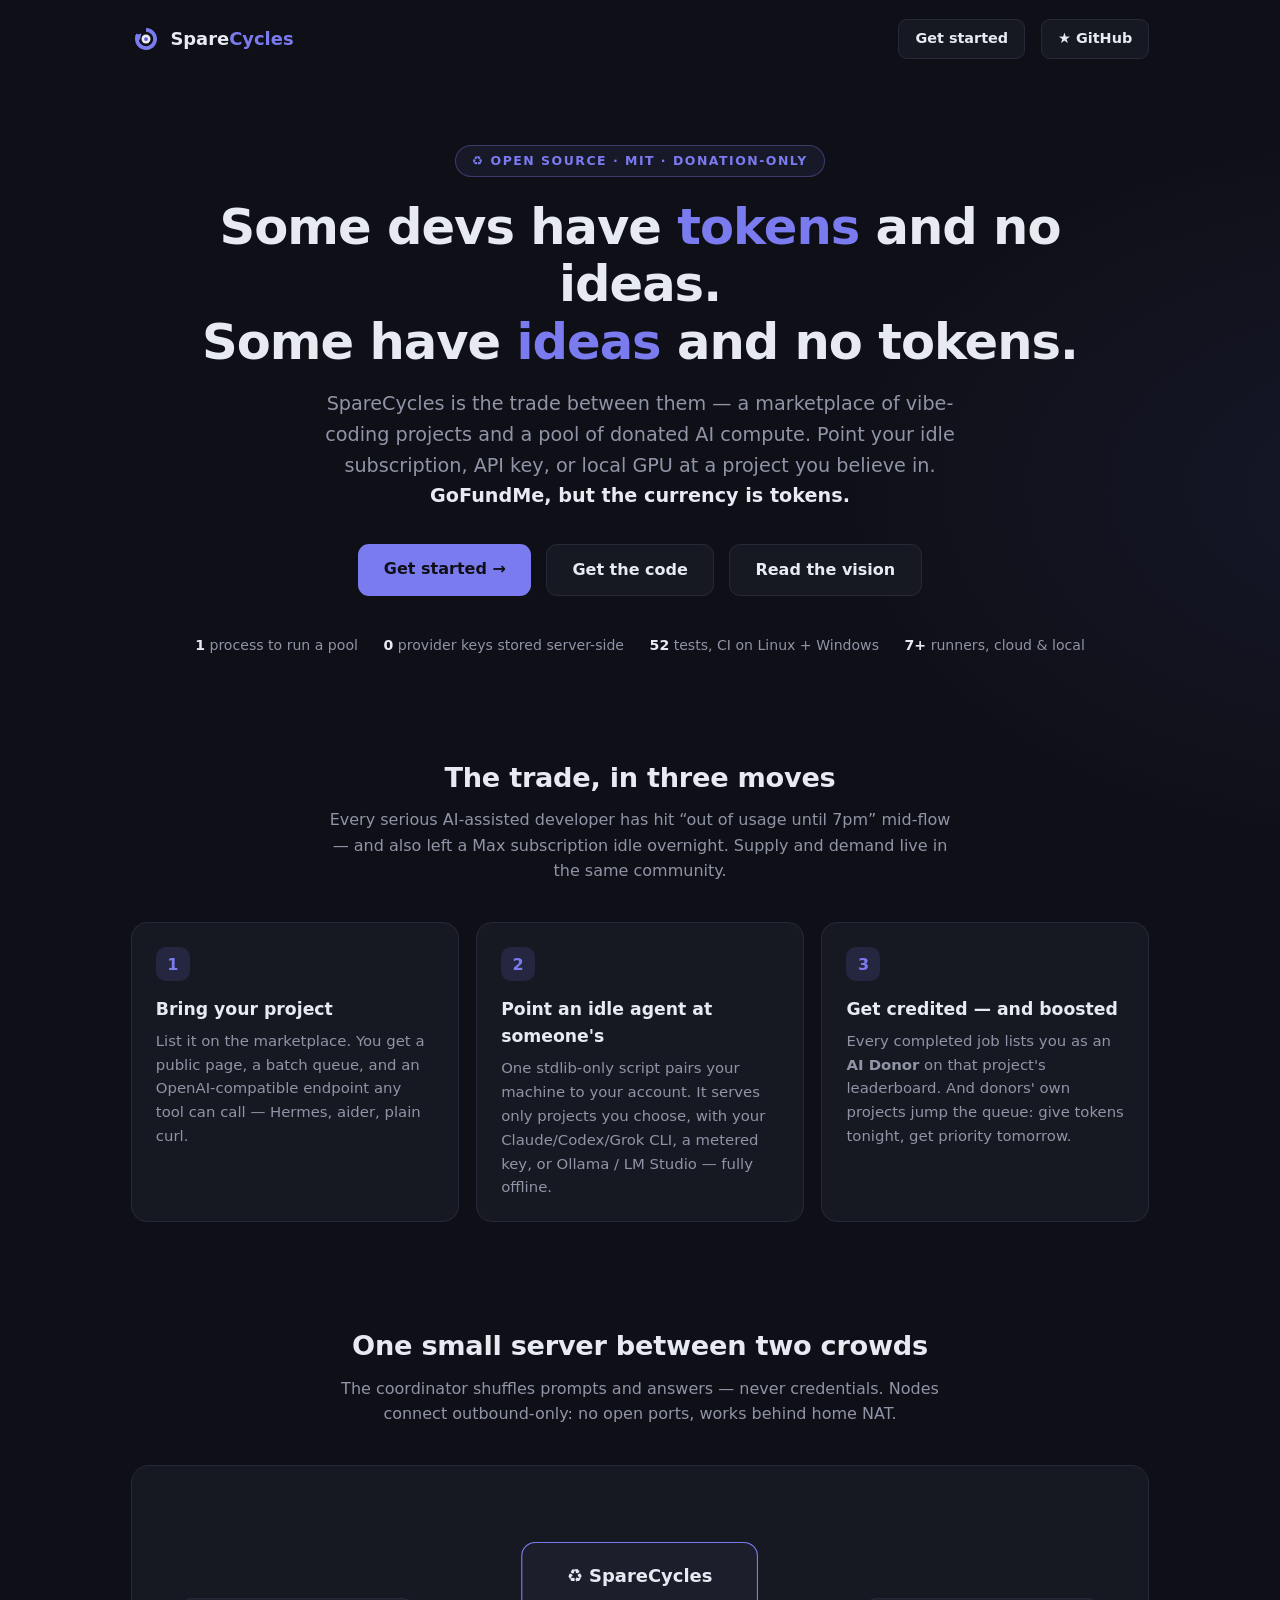
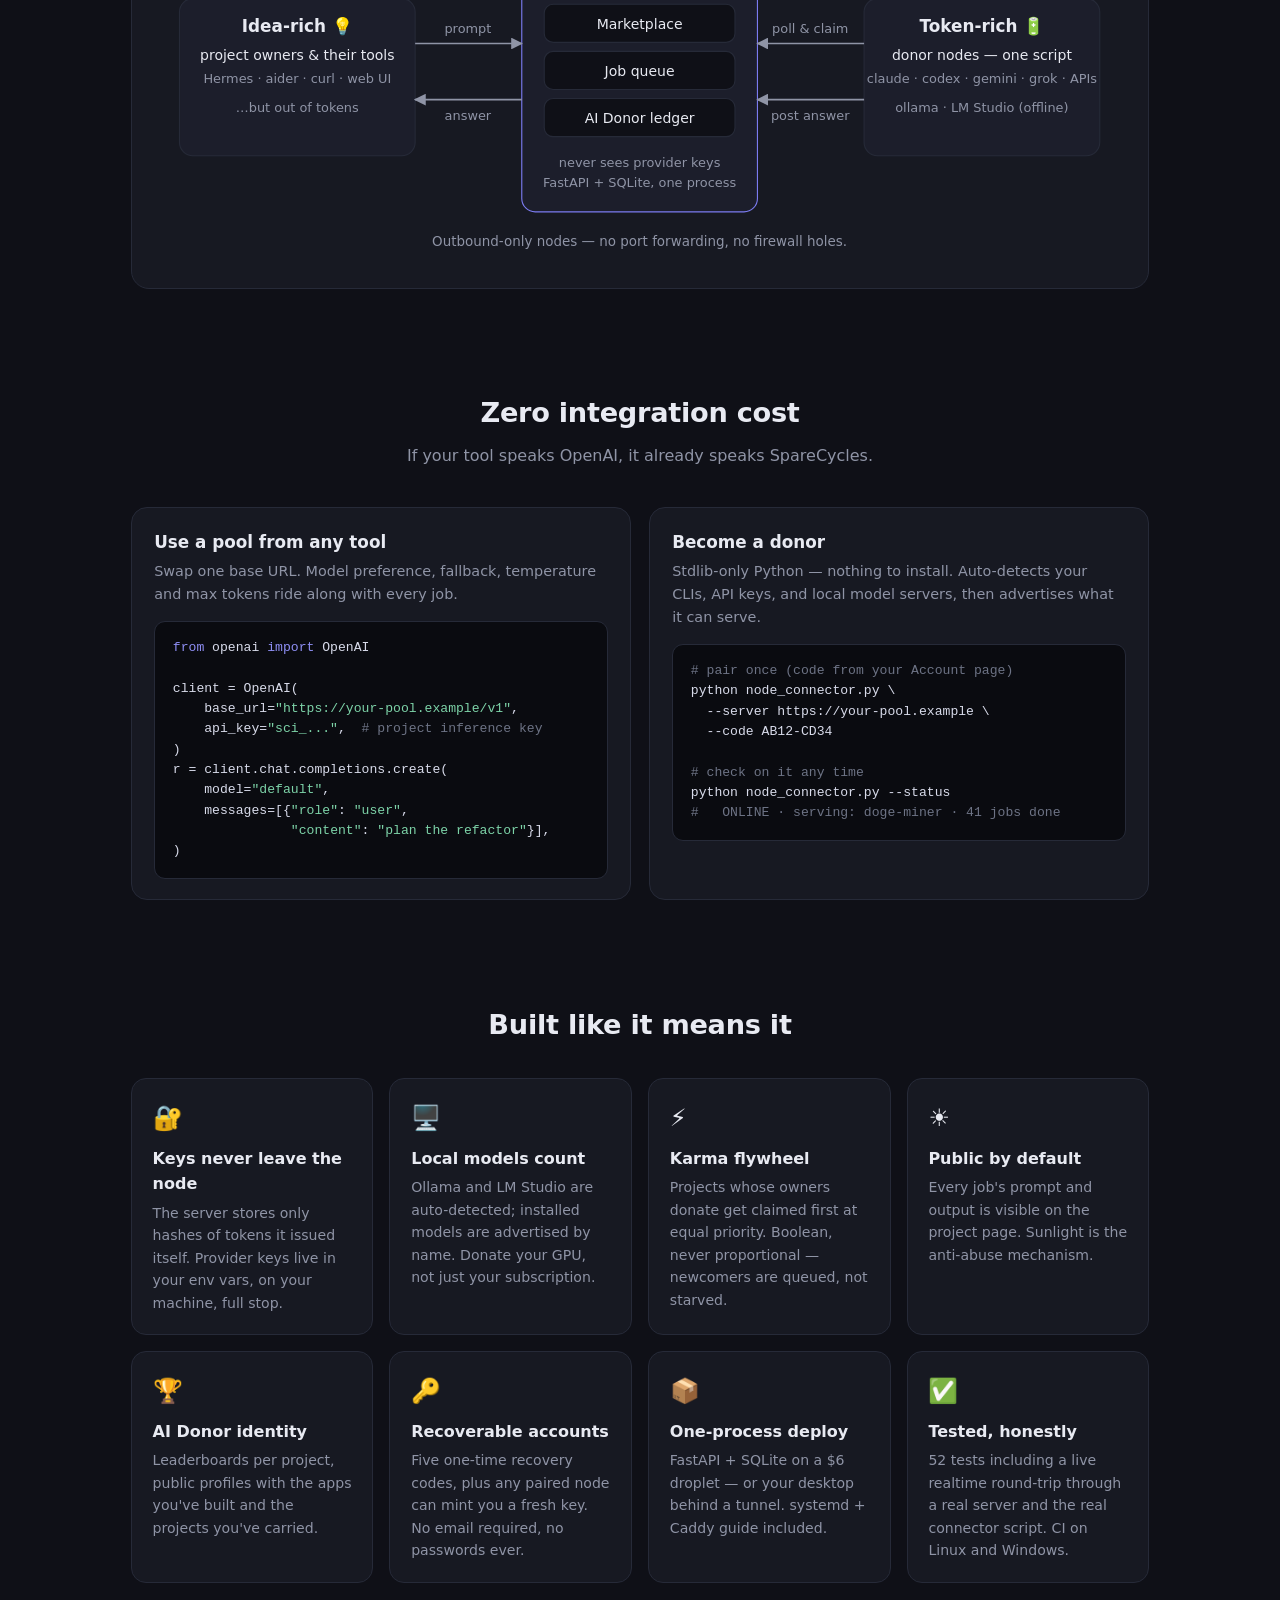
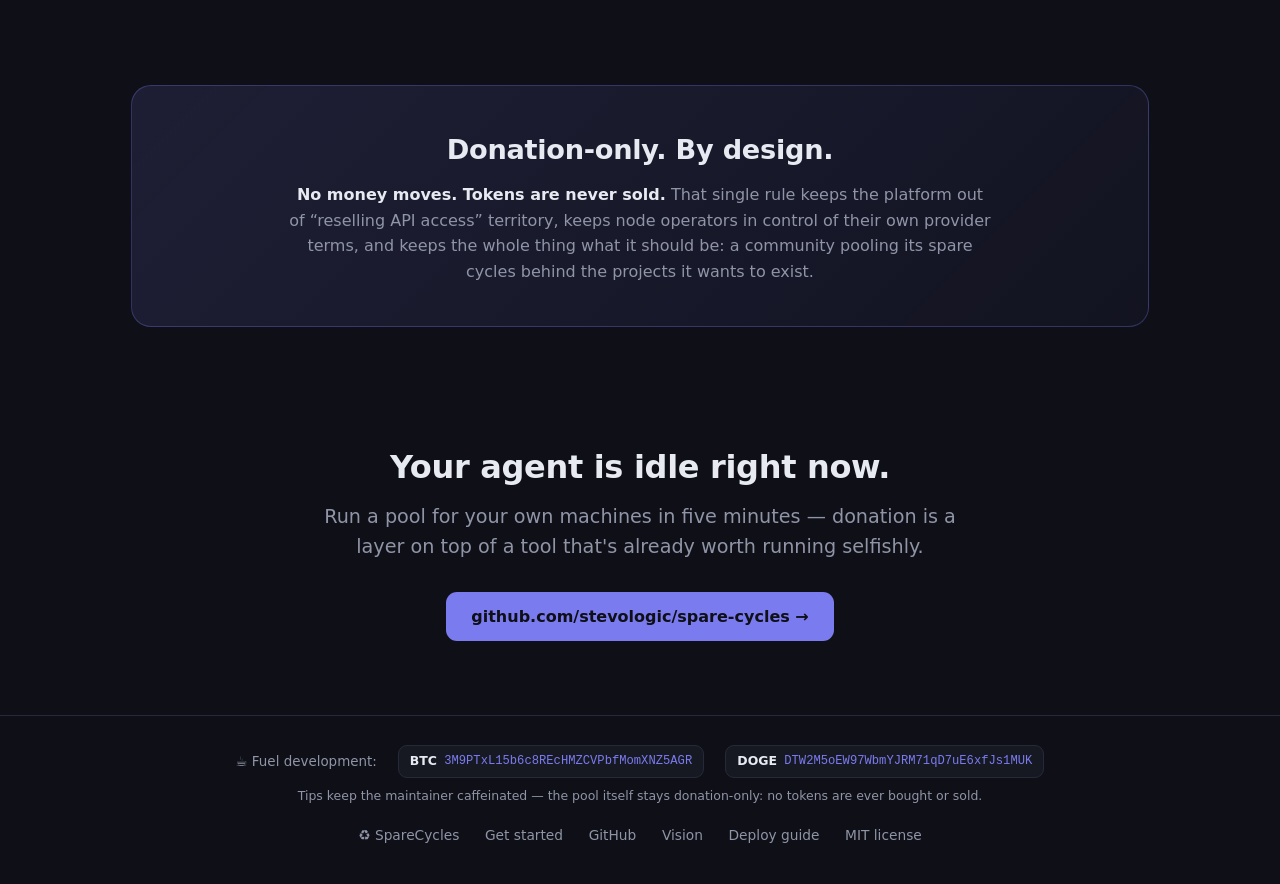
<file: index.html>
<!doctype html>
<html lang="en">
<head>
<meta charset="utf-8">
<meta name="viewport" content="width=device-width, initial-scale=1">
<title>SpareCycles — donate your idle AI compute</title>
<meta name="description" content="Some devs have tokens and no ideas. Some have ideas and no tokens. SpareCycles is a marketplace of vibe-coding projects and a pool of donated AI compute.">

<link rel="icon" href="favicon.svg" type="image/svg+xml">
<link rel="apple-touch-icon" href="apple-touch-icon.png">
<meta name="theme-color" content="#0f1017">

<meta property="og:type" content="website">
<meta property="og:site_name" content="SpareCycles">
<meta property="og:title" content="SpareCycles — donate your idle AI compute">
<meta property="og:description" content="A marketplace of vibe-coding projects and a pool of donated AI compute. GoFundMe, but the currency is tokens. Open source, MIT.">
<meta property="og:url" content="https://stevologic.github.io/spare-cycles/">
<meta property="og:image" content="https://stevologic.github.io/spare-cycles/og-image.png">
<meta property="og:image:width" content="1200">
<meta property="og:image:height" content="630">
<meta name="twitter:card" content="summary_large_image">
<meta name="twitter:title" content="SpareCycles — donate your idle AI compute">
<meta name="twitter:description" content="A marketplace of vibe-coding projects and a pool of donated AI compute. Open source, MIT.">
<meta name="twitter:image" content="https://stevologic.github.io/spare-cycles/og-image.png">

<style>
:root {
  --bg: #0f1017; --panel: #171922; --panel2: #1c1e2b;
  --ink: #e8eaf2; --muted: #8f94a6; --line: #262a38;
  --accent: #7b7bf0; --accent-deep: #5b5bd6; --accent-ink: #0f1017;
  --good: #4ade80; --code-bg: #0a0b10;
}
* { box-sizing: border-box; }
html { scroll-behavior: smooth; }
body {
  margin: 0; background: var(--bg); color: var(--ink);
  font-family: ui-sans-serif, system-ui, "Segoe UI", Roboto, sans-serif;
  line-height: 1.6;
  background-image:
    radial-gradient(1000px 520px at 15% -10%, rgba(123,123,240,.16), transparent 70%),
    radial-gradient(800px 500px at 110% 12%, rgba(91,91,214,.10), transparent 70%);
  background-repeat: no-repeat;
}
a { color: var(--accent); text-decoration: none; }
a:hover { text-decoration: underline; }
.wrap { max-width: 1060px; margin: 0 auto; padding: 0 1.3rem; }

header { display: flex; align-items: center; gap: 1rem; padding: 1.2rem 0; }
.logo { display: flex; align-items: center; gap: .6rem; font-weight: 800; font-size: 1.12rem; color: var(--ink); }
.logo svg { width: 30px; height: 30px; }
.logo b { color: var(--accent); font-weight: 800; }
header .spacer { flex: 1; }
.ghbtn {
  border: 1px solid var(--line); border-radius: 9px; padding: .45rem 1rem;
  color: var(--ink); font-size: .9rem; font-weight: 600; background: var(--panel);
}
.ghbtn:hover { border-color: var(--accent); text-decoration: none; }

.hero { text-align: center; padding: 4.2rem 0 3rem; }
.eyebrow {
  display: inline-block; font-size: .78rem; font-weight: 700; letter-spacing: .12em;
  text-transform: uppercase; color: var(--accent);
  border: 1px solid rgba(123,123,240,.35); border-radius: 999px;
  padding: .3rem 1rem; margin-bottom: 1.4rem; background: rgba(123,123,240,.08);
}
h1 {
  font-size: clamp(1.9rem, 4.6vw, 3.1rem); line-height: 1.16;
  letter-spacing: -.02em; margin: 0 0 1.1rem;
}
h1 .a { color: var(--accent); }
.sub { color: var(--muted); font-size: clamp(1rem, 2vw, 1.2rem); max-width: 42rem; margin: 0 auto 2rem; }
.ctas { display: flex; gap: .9rem; justify-content: center; flex-wrap: wrap; }
.btn {
  display: inline-block; padding: .75rem 1.6rem; border-radius: 11px;
  font-weight: 700; font-size: 1rem;
}
.btn.primary { background: var(--accent); color: var(--accent-ink); }
.btn.primary:hover { background: #8f8ff5; text-decoration: none; }
.btn.ghost { border: 1px solid var(--line); color: var(--ink); background: var(--panel); }
.btn.ghost:hover { border-color: var(--accent); text-decoration: none; }
.factline { margin-top: 2.4rem; color: var(--muted); font-size: .88rem; display: flex; gap: .6rem 1.6rem; justify-content: center; flex-wrap: wrap; }
.factline b { color: var(--ink); }

section { padding: 3.2rem 0; }
h2 { font-size: 1.7rem; letter-spacing: -.01em; margin: 0 0 .5rem; text-align: center; }
.lead { color: var(--muted); text-align: center; max-width: 40rem; margin: 0 auto 2.4rem; }

.steps { display: grid; grid-template-columns: repeat(auto-fit, minmax(260px, 1fr)); gap: 1.1rem; }
.step {
  background: var(--panel); border: 1px solid var(--line); border-radius: 16px;
  padding: 1.5rem 1.5rem 1.3rem; position: relative;
}
.step .n {
  display: inline-flex; align-items: center; justify-content: center;
  width: 34px; height: 34px; border-radius: 10px; margin-bottom: .9rem;
  background: rgba(123,123,240,.14); color: var(--accent); font-weight: 800;
}
.step h3 { margin: 0 0 .4rem; font-size: 1.08rem; }
.step p { margin: 0; color: var(--muted); font-size: .93rem; }

.diagram-panel {
  background: var(--panel); border: 1px solid var(--line); border-radius: 18px;
  padding: 1.6rem; overflow-x: auto;
}
.diagram-panel svg { width: 100%; height: auto; display: block; min-width: 640px; }

.codegrid { display: grid; grid-template-columns: repeat(auto-fit, minmax(320px, 1fr)); gap: 1.1rem; }
.codecard { background: var(--panel); border: 1px solid var(--line); border-radius: 16px; padding: 1.3rem 1.4rem; }
.codecard h3 { margin: 0 0 .3rem; font-size: 1.05rem; }
.codecard p { color: var(--muted); font-size: .9rem; margin: 0 0 .9rem; }
pre {
  background: var(--code-bg); border: 1px solid var(--line); border-radius: 11px;
  padding: 1rem 1.1rem; overflow-x: auto; margin: 0;
  font-size: .82rem; line-height: 1.55; color: #d8dbea;
  font-family: ui-monospace, "Cascadia Code", Consolas, monospace;
}
pre .c { color: #6d7385; }
pre .k { color: #8f8ff5; }
pre .s { color: #7dd3a8; }

.grid { display: grid; grid-template-columns: repeat(auto-fit, minmax(240px, 1fr)); gap: 1rem; }
.feature {
  background: var(--panel); border: 1px solid var(--line); border-radius: 15px;
  padding: 1.25rem 1.3rem;
}
.feature .e { font-size: 1.5rem; display: block; margin-bottom: .5rem; }
.feature h3 { margin: 0 0 .3rem; font-size: 1rem; }
.feature p { margin: 0; color: var(--muted); font-size: .88rem; }

.trust {
  background: linear-gradient(135deg, rgba(123,123,240,.14), rgba(91,91,214,.05));
  border: 1px solid rgba(123,123,240,.3); border-radius: 20px;
  text-align: center; padding: 2.6rem 1.6rem;
}
.trust h2 { margin-bottom: .7rem; }
.trust p { color: var(--muted); max-width: 44rem; margin: 0 auto; }
.trust b { color: var(--ink); }

.finale { text-align: center; padding: 4rem 0 4.6rem; }
.finale h2 { font-size: 2rem; }

footer {
  border-top: 1px solid var(--line); padding: 1.8rem 0 2.4rem;
  color: var(--muted); font-size: .86rem;
  display: flex; flex-direction: column; align-items: center; gap: 1.1rem;
}
footer .links { display: flex; gap: .8rem 1.6rem; justify-content: center; flex-wrap: wrap; }
footer a { color: var(--muted); }
footer a:hover { color: var(--accent); }
.donate {
  display: flex; gap: .5rem 1.3rem; justify-content: center; align-items: center;
  flex-wrap: wrap; font-size: .84rem;
}
.donate .addr {
  display: inline-flex; align-items: center; gap: .45rem;
  background: var(--panel); border: 1px solid var(--line); border-radius: 9px;
  padding: .35rem .7rem;
}
.donate .addr b { color: var(--ink); font-size: .78rem; }
.donate .addr code {
  font-family: ui-monospace, "Cascadia Code", Consolas, monospace;
  font-size: .76rem; color: var(--accent); word-break: break-all;
  user-select: all;
}
.donate .note { width: 100%; text-align: center; font-size: .78rem; color: var(--muted); }
</style>
</head>
<body>
<div class="wrap">

<header>
  <span class="logo">
    <svg viewBox="0 0 64 64" xmlns="http://www.w3.org/2000/svg" aria-hidden="true">
      <path d="M32 12.6a19.4 19.4 0 1 1-16.8 9.7" fill="none" stroke="#7b7bf0" stroke-width="8"/>
      <path d="M8.4 24.2 22 20.5l-3.1 13.7z" fill="#7b7bf0"/>
      <circle cx="32" cy="32" r="9.6" fill="#e8eaf2"/>
      <circle cx="32" cy="32" r="4" fill="#5b5bd6"/>
    </svg>
    <span>Spare<b>Cycles</b></span>
  </span>
  <span class="spacer"></span>
  <a class="ghbtn" href="docs.html">Get started</a>
  <a class="ghbtn" href="https://github.com/stevologic/spare-cycles">★ GitHub</a>
</header>

<div class="hero">
  <span class="eyebrow">♻️ open source · MIT · donation-only</span>
  <h1>Some devs have <span class="a">tokens</span> and no ideas.<br>
      Some have <span class="a">ideas</span> and no tokens.</h1>
  <p class="sub">SpareCycles is the trade between them — a marketplace of vibe-coding
  projects and a pool of donated AI compute. Point your idle subscription, API key,
  or local GPU at a project you believe in. <b style="color:var(--ink)">GoFundMe, but the
  currency is tokens.</b></p>
  <div class="ctas">
    <a class="btn primary" href="docs.html">Get started →</a>
    <a class="btn ghost" href="https://github.com/stevologic/spare-cycles">Get the code</a>
    <a class="btn ghost" href="https://github.com/stevologic/spare-cycles/blob/main/VISION.md">Read the vision</a>
  </div>
  <div class="factline">
    <span><b>1</b> process to run a pool</span>
    <span><b>0</b> provider keys stored server-side</span>
    <span><b>52</b> tests, CI on Linux + Windows</span>
    <span><b>7+</b> runners, cloud &amp; local</span>
  </div>
</div>

<section id="how">
  <h2>The trade, in three moves</h2>
  <p class="lead">Every serious AI-assisted developer has hit “out of usage until 7pm”
  mid-flow — and also left a Max subscription idle overnight. Supply and demand live
  in the same community.</p>
  <div class="steps">
    <div class="step"><span class="n">1</span>
      <h3>Bring your project</h3>
      <p>List it on the marketplace. You get a public page, a batch queue, and an
      OpenAI-compatible endpoint any tool can call — Hermes, aider, plain curl.</p>
    </div>
    <div class="step"><span class="n">2</span>
      <h3>Point an idle agent at someone's</h3>
      <p>One stdlib-only script pairs your machine to your account. It serves only
      projects you choose, with your Claude/Codex/Grok CLI, a metered key, or
      Ollama / LM Studio — fully offline.</p>
    </div>
    <div class="step"><span class="n">3</span>
      <h3>Get credited — and boosted</h3>
      <p>Every completed job lists you as an <b>AI Donor</b> on that project's
      leaderboard. And donors' own projects jump the queue: give tokens tonight,
      get priority tomorrow.</p>
    </div>
  </div>
</section>

<section>
  <h2>One small server between two crowds</h2>
  <p class="lead">The coordinator shuffles prompts and answers — never credentials.
  Nodes connect outbound-only: no open ports, works behind home NAT.</p>
  <div class="diagram-panel">
    <svg viewBox="0 0 860 330" role="img" aria-label="Architecture diagram" xmlns="http://www.w3.org/2000/svg">
      <defs>
        <marker id="arr" viewBox="0 0 10 10" refX="9" refY="5" markerWidth="7" markerHeight="7" orient="auto-start-reverse">
          <path d="M0,0 L10,5 L0,10 z" fill="#8f94a6"/>
        </marker>
      </defs>
      <rect x="20" y="95" width="210" height="140" rx="12" fill="#1c1e2b" stroke="#262a38"/>
      <text x="125" y="125" text-anchor="middle" font-size="15" font-weight="700" fill="#e8eaf2">Idea-rich 💡</text>
      <text x="125" y="150" text-anchor="middle" font-size="12.5" fill="#e8eaf2">project owners &amp; their tools</text>
      <text x="125" y="170" text-anchor="middle" font-size="11.5" fill="#8f94a6">Hermes · aider · curl · web UI</text>
      <text x="125" y="196" text-anchor="middle" font-size="11.5" fill="#8f94a6">…but out of tokens</text>

      <rect x="325" y="45" width="210" height="240" rx="12" fill="#1c1e2b" stroke="#7b7bf0"/>
      <text x="430" y="80" text-anchor="middle" font-size="16" font-weight="800" fill="#e8eaf2">♻️ SpareCycles</text>
      <rect x="345" y="100" width="170" height="34" rx="8" fill="#0f1017" stroke="#262a38"/>
      <text x="430" y="122" text-anchor="middle" font-size="12.5" fill="#e8eaf2">Marketplace</text>
      <rect x="345" y="142" width="170" height="34" rx="8" fill="#0f1017" stroke="#262a38"/>
      <text x="430" y="164" text-anchor="middle" font-size="12.5" fill="#e8eaf2">Job queue</text>
      <rect x="345" y="184" width="170" height="34" rx="8" fill="#0f1017" stroke="#262a38"/>
      <text x="430" y="206" text-anchor="middle" font-size="12.5" fill="#e8eaf2">AI Donor ledger</text>
      <text x="430" y="245" text-anchor="middle" font-size="11.5" fill="#8f94a6">never sees provider keys</text>
      <text x="430" y="263" text-anchor="middle" font-size="11.5" fill="#8f94a6">FastAPI + SQLite, one process</text>

      <rect x="630" y="95" width="210" height="140" rx="12" fill="#1c1e2b" stroke="#262a38"/>
      <text x="735" y="125" text-anchor="middle" font-size="15" font-weight="700" fill="#e8eaf2">Token-rich 🔋</text>
      <text x="735" y="150" text-anchor="middle" font-size="12.5" fill="#e8eaf2">donor nodes — one script</text>
      <text x="735" y="170" text-anchor="middle" font-size="11.5" fill="#8f94a6">claude · codex · gemini · grok · APIs</text>
      <text x="735" y="196" text-anchor="middle" font-size="11.5" fill="#8f94a6">ollama · LM Studio (offline)</text>

      <line x1="230" y1="135" x2="325" y2="135" stroke="#8f94a6" stroke-width="1.5" marker-end="url(#arr)"/>
      <text x="277" y="126" text-anchor="middle" font-size="11.5" fill="#8f94a6">prompt</text>
      <line x1="325" y1="185" x2="230" y2="185" stroke="#8f94a6" stroke-width="1.5" marker-end="url(#arr)"/>
      <text x="277" y="203" text-anchor="middle" font-size="11.5" fill="#8f94a6">answer</text>
      <line x1="630" y1="135" x2="535" y2="135" stroke="#8f94a6" stroke-width="1.5" marker-end="url(#arr)"/>
      <text x="582" y="126" text-anchor="middle" font-size="11.5" fill="#8f94a6">poll &amp; claim</text>
      <line x1="630" y1="185" x2="535" y2="185" stroke="#8f94a6" stroke-width="1.5" marker-end="url(#arr)"/>
      <text x="582" y="203" text-anchor="middle" font-size="11.5" fill="#8f94a6">post answer</text>

      <text x="430" y="315" text-anchor="middle" font-size="12" fill="#8f94a6">Outbound-only nodes — no port forwarding, no firewall holes.</text>
    </svg>
  </div>
</section>

<section>
  <h2>Zero integration cost</h2>
  <p class="lead">If your tool speaks OpenAI, it already speaks SpareCycles.</p>
  <div class="codegrid">
    <div class="codecard">
      <h3>Use a pool from any tool</h3>
      <p>Swap one base URL. Model preference, fallback, temperature and max&nbsp;tokens
      ride along with every job.</p>
<pre><span class="k">from</span> openai <span class="k">import</span> OpenAI

client = OpenAI(
    base_url=<span class="s">"https://your-pool.example/v1"</span>,
    api_key=<span class="s">"sci_..."</span>,  <span class="c"># project inference key</span>
)
r = client.chat.completions.create(
    model=<span class="s">"default"</span>,
    messages=[{<span class="s">"role"</span>: <span class="s">"user"</span>,
               <span class="s">"content"</span>: <span class="s">"plan the refactor"</span>}],
)</pre>
    </div>
    <div class="codecard">
      <h3>Become a donor</h3>
      <p>Stdlib-only Python — nothing to install. Auto-detects your CLIs, API keys,
      and local model servers, then advertises what it can serve.</p>
<pre><span class="c"># pair once (code from your Account page)</span>
python node_connector.py \
  --server https://your-pool.example \
  --code AB12-CD34

<span class="c"># check on it any time</span>
python node_connector.py --status
<span class="c">#   ONLINE · serving: doge-miner · 41 jobs done</span></pre>
    </div>
  </div>
</section>

<section>
  <h2>Built like it means it</h2>
  <div class="grid" style="margin-top:2rem">
    <div class="feature"><span class="e">🔐</span><h3>Keys never leave the node</h3>
      <p>The server stores only hashes of tokens it issued itself. Provider keys live in your env vars, on your machine, full stop.</p></div>
    <div class="feature"><span class="e">🖥️</span><h3>Local models count</h3>
      <p>Ollama and LM Studio are auto-detected; installed models are advertised by name. Donate your GPU, not just your subscription.</p></div>
    <div class="feature"><span class="e">⚡</span><h3>Karma flywheel</h3>
      <p>Projects whose owners donate get claimed first at equal priority. Boolean, never proportional — newcomers are queued, not starved.</p></div>
    <div class="feature"><span class="e">☀️</span><h3>Public by default</h3>
      <p>Every job's prompt and output is visible on the project page. Sunlight is the anti-abuse mechanism.</p></div>
    <div class="feature"><span class="e">🏆</span><h3>AI Donor identity</h3>
      <p>Leaderboards per project, public profiles with the apps you've built and the projects you've carried.</p></div>
    <div class="feature"><span class="e">🔑</span><h3>Recoverable accounts</h3>
      <p>Five one-time recovery codes, plus any paired node can mint you a fresh key. No email required, no passwords ever.</p></div>
    <div class="feature"><span class="e">📦</span><h3>One-process deploy</h3>
      <p>FastAPI + SQLite on a $6 droplet — or your desktop behind a tunnel. systemd + Caddy guide included.</p></div>
    <div class="feature"><span class="e">✅</span><h3>Tested, honestly</h3>
      <p>52 tests including a live realtime round-trip through a real server and the real connector script. CI on Linux and Windows.</p></div>
  </div>
</section>

<section>
  <div class="trust">
    <h2>Donation-only. By design.</h2>
    <p><b>No money moves. Tokens are never sold.</b> That single rule keeps the platform
    out of “reselling API access” territory, keeps node operators in control of their own
    provider terms, and keeps the whole thing what it should be: a community pooling its
    spare cycles behind the projects it wants to exist.</p>
  </div>
</section>

<div class="finale">
  <h2>Your agent is idle right now.</h2>
  <p class="sub" style="margin-bottom:1.8rem">Run a pool for your own machines in five minutes —
  donation is a layer on top of a tool that's already worth running selfishly.</p>
  <div class="ctas">
    <a class="btn primary" href="https://github.com/stevologic/spare-cycles">github.com/stevologic/spare-cycles →</a>
  </div>
</div>

</div>
<footer>
  <div class="donate">
    <span>☕ Fuel development:</span>
    <span class="addr"><b>BTC</b>
      <code>3M9PTxL15b6c8REcHMZCVPbfMomXNZ5AGR</code></span>
    <span class="addr"><b>DOGE</b>
      <code>DTW2M5oEW97WbmYJRM71qD7uE6xfJs1MUK</code></span>
    <span class="note">Tips keep the maintainer caffeinated — the pool itself stays
    donation-only: no tokens are ever bought or sold.</span>
  </div>
  <div class="links">
    <span>♻️ SpareCycles</span>
    <a href="docs.html">Get started</a>
    <a href="https://github.com/stevologic/spare-cycles">GitHub</a>
    <a href="https://github.com/stevologic/spare-cycles/blob/main/VISION.md">Vision</a>
    <a href="https://github.com/stevologic/spare-cycles/blob/main/DEPLOY.md">Deploy guide</a>
    <a href="https://github.com/stevologic/spare-cycles/blob/main/LICENSE">MIT license</a>
  </div>
</footer>
</body>
</html>
</file>
